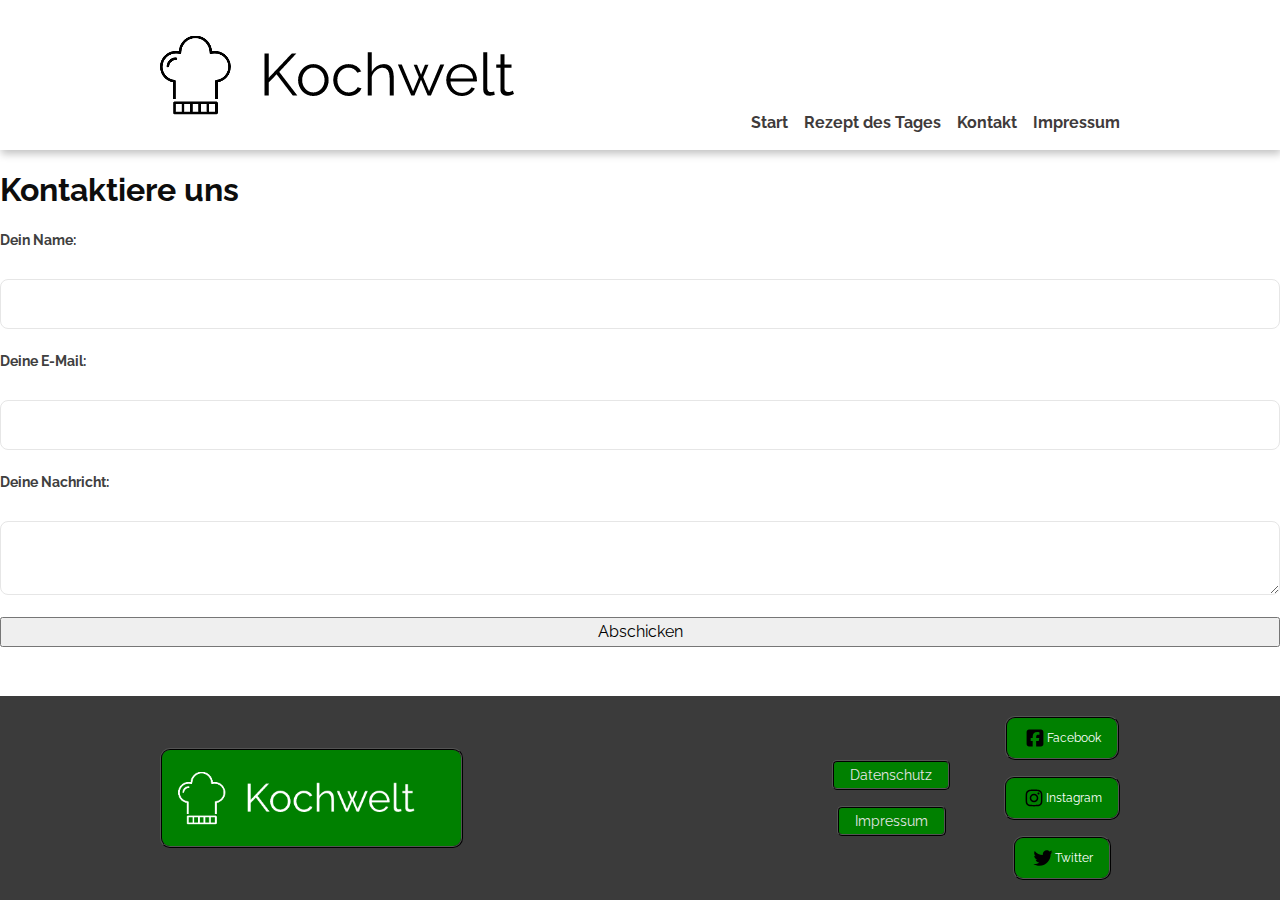
<file: pages/contact.html>
<!DOCTYPE html>
<html lang="en">
<head>
    <meta charset="UTF-8">
    <meta name="viewport" content="width=device-width, initial-scale=1.0">
    <title>Kontakt</title>
    <link rel="stylesheet" href="../assets/css/css-reset.css">
    <link rel="stylesheet" href="../assets/css/style.css">
    <script defer src="../assets/js/components.js"></script>
</head>
<body>
    <div data-include="../components/header.html"></div>

    <main>
        <h1>Kontaktiere uns</h1>

        <form class="contact-form">
            <label for="name">Dein Name:</label>
            <input type="text" id="name" name="name" required />

            <label for="email">Deine E-Mail:</label>
            <input type="email" id="email" name="email" required />
            
            <label for="message">Deine Nachricht:</label>
            <textarea id="message" name="message" required></textarea>
            
            <button type="submit">Abschicken</button>
        </form>
    </main>

    <div data-include="../components/footer.html"></div>
</file>
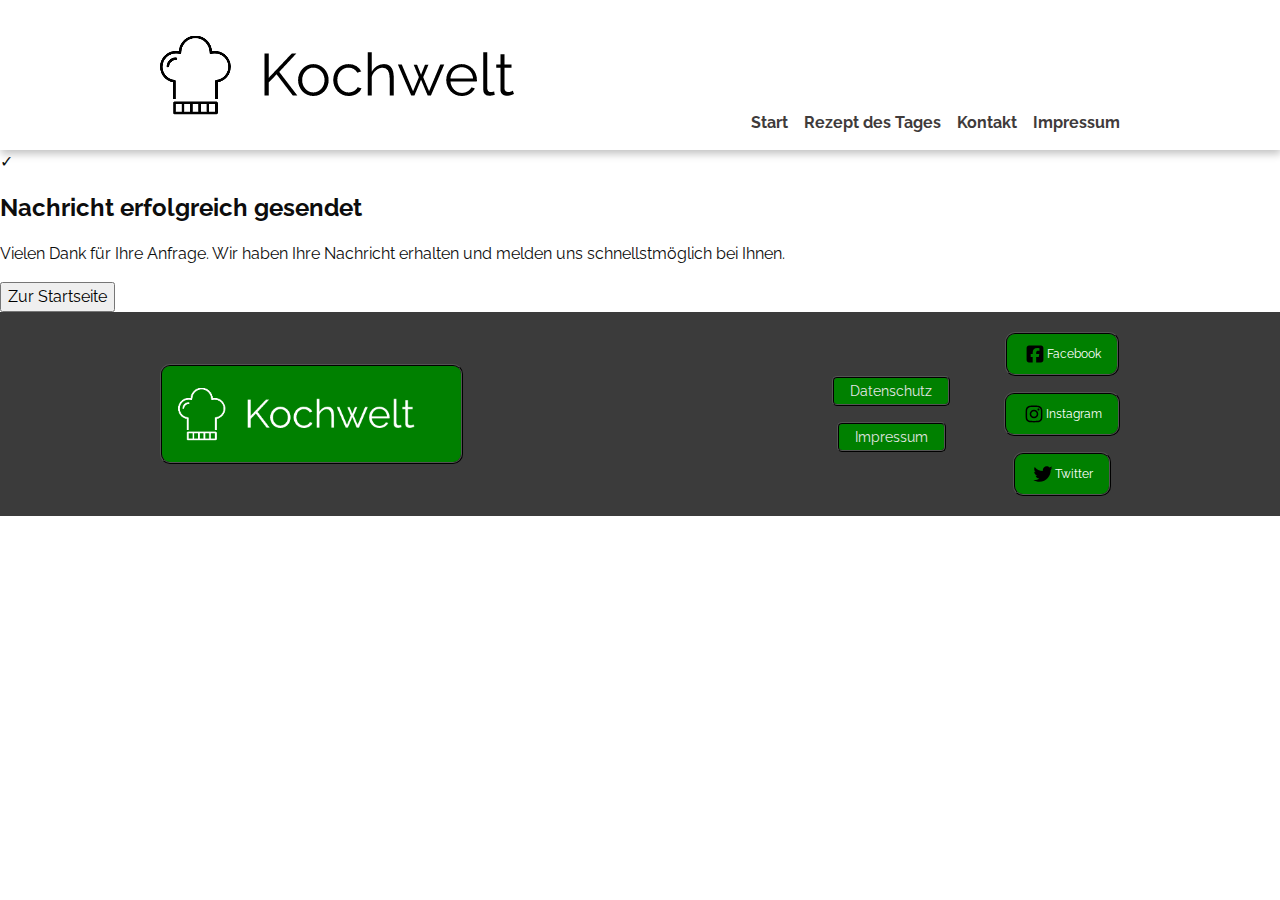
<file: pages/contactsuccess.html>
<!doctype html>
<html lang="en">
  <head>
    <meta charset="UTF-8" />
    <meta name="viewport" content="width=device-width, initial-scale=1.0" />
    <title>Kontakt</title>
    <link rel="stylesheet" href="../assets/css/css-reset.css" />
    <link rel="stylesheet" href="../assets/css/style.css" />
    <script defer src="../assets/js/components.js"></script>
    <script defer src="../assets/js/script.js"></script>
    <script src="../assets/js/success.js"></script>
    <link
      rel="icon"
      type="image/x-icon"
      href="../assets/img/logo_small_white.png"
    />
  </head>
  <body>
    <!-- Header Include -->
    <div data-include="../components/header.html"></div>

    <!-- Success Component -->
    <div class="success-page">
        <div class="success-card" id="successCard">
        <div class="success-icon">✓</div>
        <h2>Nachricht erfolgreich gesendet</h2>
        <p>
            Vielen Dank für Ihre Anfrage. Wir haben Ihre Nachricht erhalten und
            melden uns schnellstmöglich bei Ihnen.
        </p>
        <button class="success-button" id="homeBtn">
            Zur Startseite
        </button>
        </div>
    </div>
    

    <!-- Footer Include -->
    <div data-include="../components/footer.html"></div>
  </body>
</html>
</file>
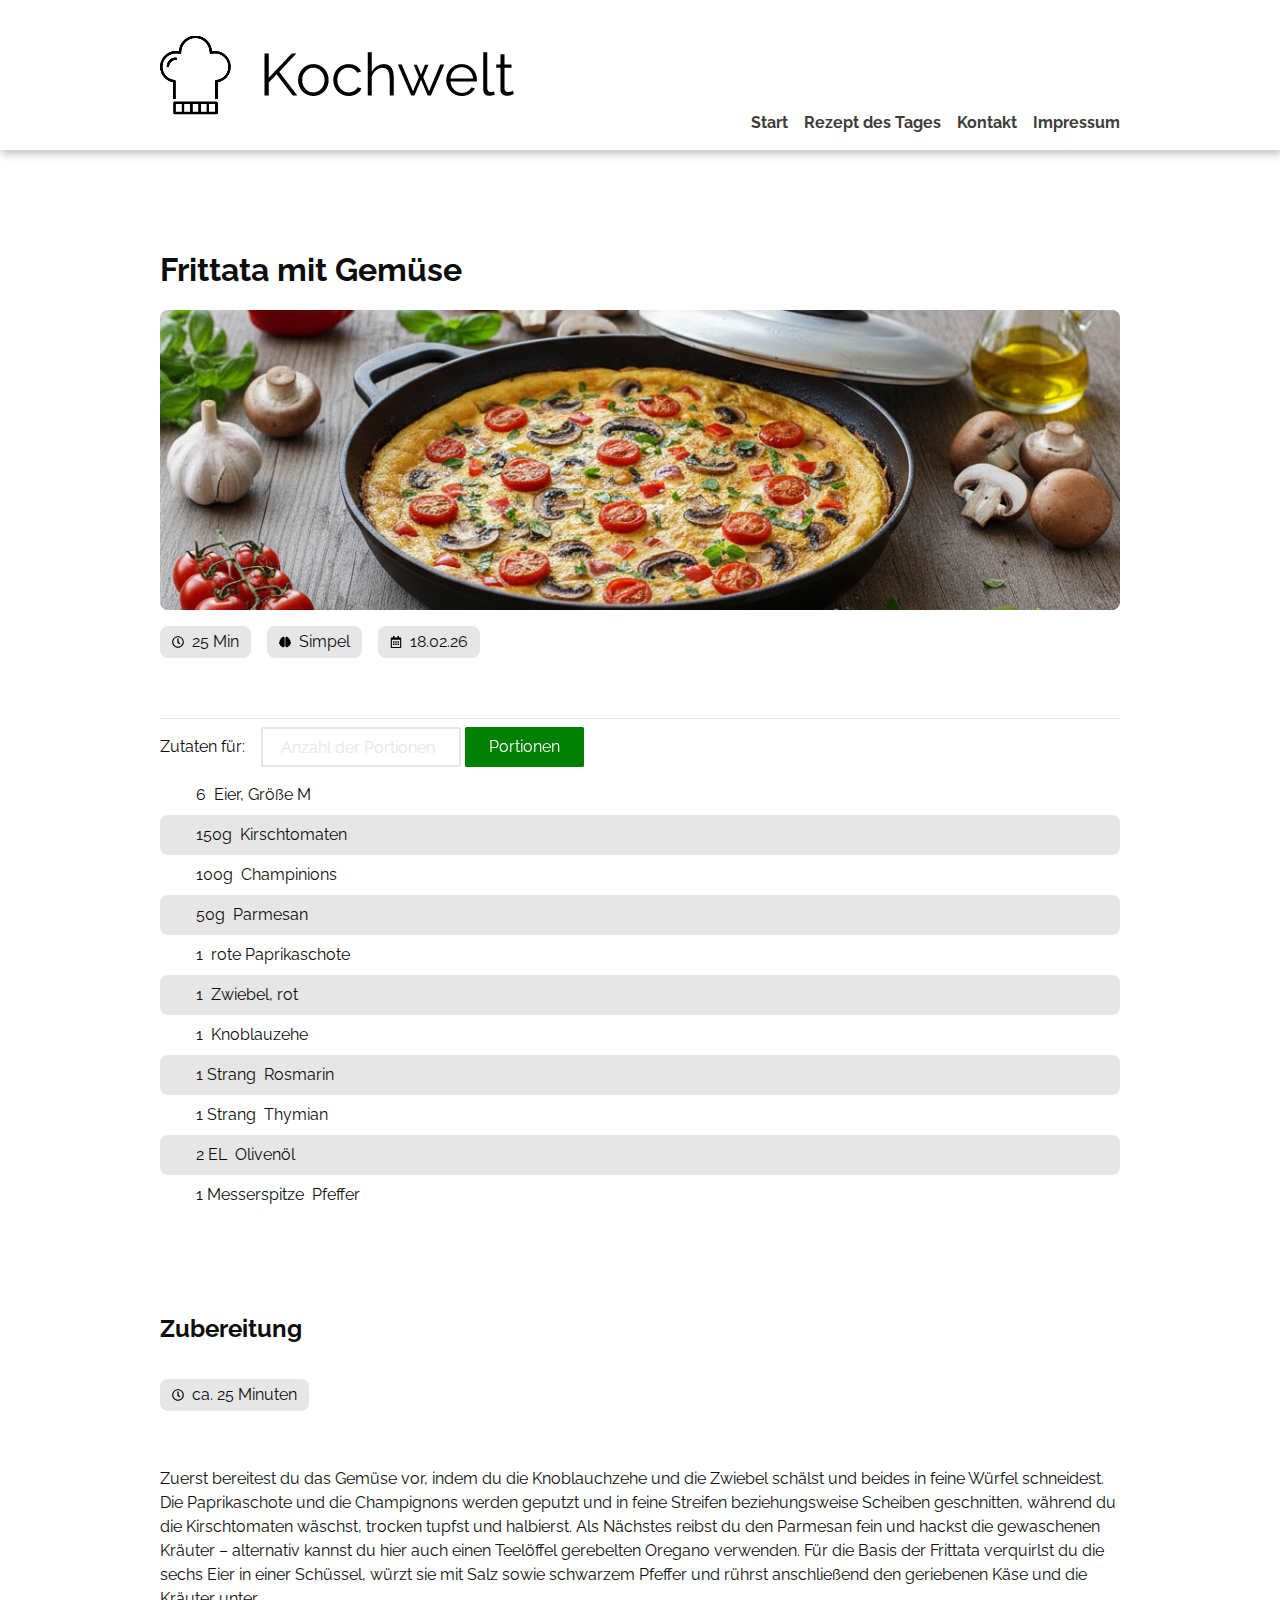
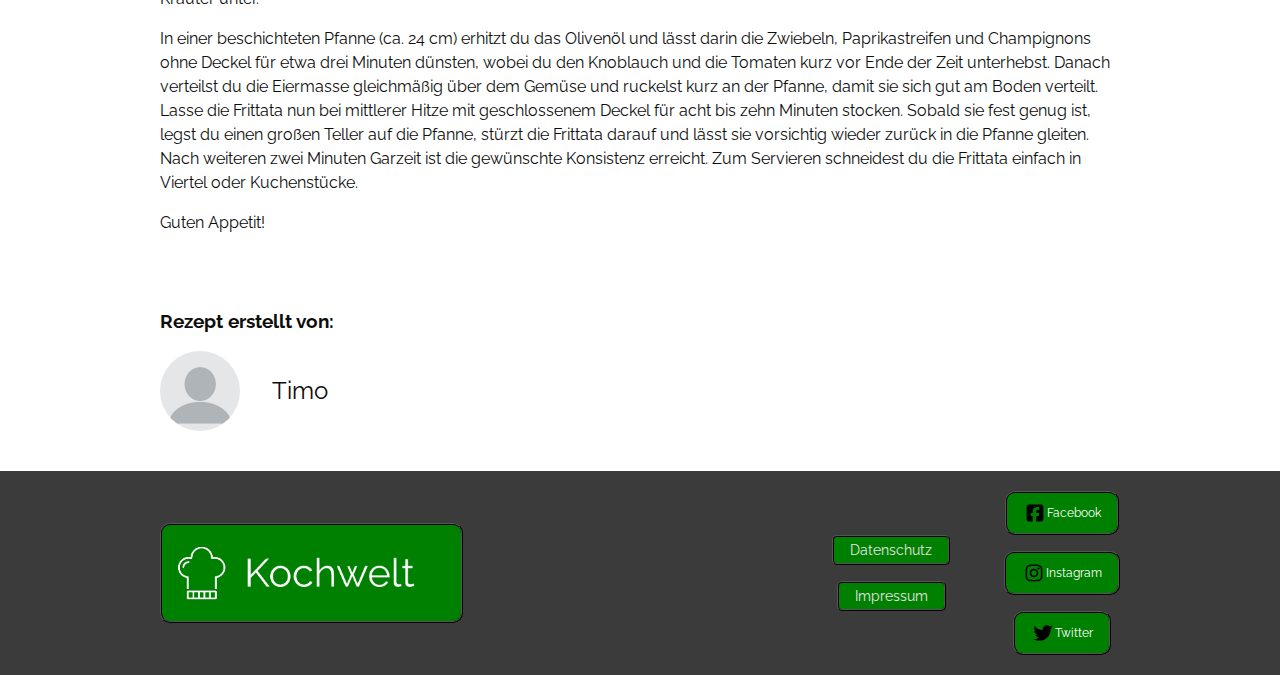
<file: pages/recipes.html>
<!doctype html>
<html lang="en">
  <head>
    <meta charset="UTF-8" />
    <meta name="viewport" content="width=device-width, initial-scale=1.0" />
    <title>Kontakt</title>
    <link rel="stylesheet" href="../assets/css/css-reset.css" />
    <link rel="stylesheet" href="../assets/css/style.css" />
    <script defer src="../assets/js/components.js"></script>
    <script defer src="../assets/js/script.js"></script>
  </head>
  <body>
    <div data-include="../components/header.html"></div>
    <main class="content-wrapper">
      <section class="hero__section">
        <h1>Frittata mit Gemüse</h1>
        <img
          src="../assets/img/Frittata.png"
          alt="Bild einer ledckern, fertig zubereiteten Frittata"
          class="recipe__img"
        />
        <div class="tag__wrapper">
          <span
            ><img src="../assets/img/icons/clock-regular.svg" alt="" />25
            Min</span
          >

          <span
            ><img
              src="../assets/img/icons/brain-solid.svg"
              alt=""
            />Simpel</span
          >

          <span>
            <img
              src="../assets/img/icons/calendar-alt-regular.svg"
              alt=""
            />18.02.26
          </span>
        </div>
      </section>
      <section class="calculator__section">
        <div class="calculator-input">
          <p>Zutaten für:</p>
          <form>
            <input
              type="number"
              placeholder="Anzahl der Portionen"
              alt="Inputfeld zur Newsletteranmeldung"
            />
            <a class="calculator__submit__btn" href="#"> Portionen </a>
          </form>
        </div>
        <table>
          <tr>
            <td>6</td>
            <td>Eier, Größe M</td>
          </tr>
          <tr>
            <td>150g</td>
            <td>Kirschtomaten</td>
          </tr>
          <tr>
            <td>100g</td>
            <td>Champinions</td>
          </tr>
          <tr>
            <td>50g</td>
            <td>Parmesan</td>
          </tr>
          <tr>
            <td>1</td>
            <td>rote Paprikaschote</td>
          </tr>
          <tr>
            <td>1</td>
            <td>Zwiebel, rot</td>
          </tr>
          <tr>
            <td>1</td>
            <td>Knoblauzehe</td>
          </tr>
          <tr>
            <td>1 Strang</td>
            <td>Rosmarin</td>
          </tr>
          <tr>
            <td>1 Strang</td>
            <td>Thymian</td>
          </tr>
          <tr>
            <td>2 EL</td>
            <td>Olivenöl</td>
          </tr>
          <tr>
            <td>1 Messerspitze</td>
            <td>Pfeffer</td>
          </tr>
        </table>
      </section>
      <section class="preparation__section">
        <h2>Zubereitung</h2>
        <div class="tag__wrapper">
          <span
            ><img src="../assets/img/icons/clock-regular.svg" alt="" />ca. 25
            Minuten</span
          >
        </div>
        <p>
          Zuerst bereitest du das Gemüse vor, indem du die Knoblauchzehe und die
          Zwiebel schälst und beides in feine Würfel schneidest. Die
          Paprikaschote und die Champignons werden geputzt und in feine Streifen
          beziehungsweise Scheiben geschnitten, während du die Kirschtomaten
          wäschst, trocken tupfst und halbierst. Als Nächstes reibst du den
          Parmesan fein und hackst die gewaschenen Kräuter – alternativ kannst
          du hier auch einen Teelöffel gerebelten Oregano verwenden. Für die
          Basis der Frittata verquirlst du die sechs Eier in einer Schüssel,
          würzt sie mit Salz sowie schwarzem Pfeffer und rührst anschließend den
          geriebenen Käse und die Kräuter unter.
        </p>
        <p>
          In einer beschichteten Pfanne (ca. 24 cm) erhitzt du das Olivenöl und
          lässt darin die Zwiebeln, Paprikastreifen und Champignons ohne Deckel
          für etwa drei Minuten dünsten, wobei du den Knoblauch und die Tomaten
          kurz vor Ende der Zeit unterhebst. Danach verteilst du die Eiermasse
          gleichmäßig über dem Gemüse und ruckelst kurz an der Pfanne, damit sie
          sich gut am Boden verteilt. Lasse die Frittata nun bei mittlerer Hitze
          mit geschlossenem Deckel für acht bis zehn Minuten stocken. Sobald sie
          fest genug ist, legst du einen großen Teller auf die Pfanne, stürzt
          die Frittata darauf und lässt sie vorsichtig wieder zurück in die
          Pfanne gleiten. Nach weiteren zwei Minuten Garzeit ist die gewünschte
          Konsistenz erreicht. Zum Servieren schneidest du die Frittata einfach
          in Viertel oder Kuchenstücke.
        </p>
        <p>Guten Appetit!</p>
      </section>
      <address>
        <h3>Rezept erstellt von:</h3>
        <span class="author"
          ><img
            class="author__img"
            src="../assets/img/profile.png"
            alt="Profilbild des Autos"
          />Timo</span
        >
      </address>
    </main>
    <div data-include="../components/footer.html"></div>
  </body>
</html>
</file>
<file: assets/css/style.css>
:root {
  /* --- Primary Green & Variants --- */
  --clr-primary-400: hsl(120, 100%, 25%); /* Dein Basis-Grün */
  --clr-primary-200: hsl(120, 90%, 33%); /* Heller für Hover/Interaktion */

  --clr-neutral: #ffff;

  --clr-neutral-200: hsl(0, 0%, 90%); /* Sehr helles Grau */
  --clr-neutral-500: hsl(0, 0%, 50%); /* Mittleres Grau */
  --clr-neutral-600: hsl(0, 0%, 35%); /* Dunkleres Grau */
  --clr-neutral-700: hsl(0, 0%, 25%);
  --clr-neutral-800: hsl(0, 0%, 15%);
  --clr-neutral-900: hsl(0, 0%, 5%); /* Fast Schwarz */

  /* --- Typo --- */
  --ff-base: "Raleway", sans-serif;

  --fs-xs: 0.75rem;
  --fs-sm: 0.875rem;
  --fs-base: 1rem;
  --fs-md: 1.125rem;
  --fs-lg: 1.5rem;
  --fs-xl: 2rem;
  --fs-xxl: 3rem;
  --fs-xxxl: 6rem;
}

/* Regular */
@font-face {
  font-family: "Raleway";
  src: url("../font/Raleway-Regular.ttf") format("truetype");
  font-weight: 400;
  font-style: normal;
}

/* Bold - Pfad korrigiert von asset/ zu assets/ */
@font-face {
  font-family: "Raleway";
  src: url("../font/Raleway-Bold.ttf") format("truetype");
  font-weight: 700;
  font-style: normal;
}

/* Italic */
@font-face {
  font-family: "Raleway";
  src: url("../font/Raleway-Italic.ttf") format("truetype");
  font-weight: 400;
  font-style: italic;
}

/* Bold Italic */
@font-face {
  font-family: "Raleway";
  src: url("../font/Raleway-BoldItalic.ttf") format("truetype");
  font-weight: 700;
  font-style: italic;
}

/* =========================
   GLOBAL LAYOUT
========================= */
body {
  font-family: var(--ff-base);
  color: var(--clr-neutral-900);
  font-size: var(--fs-base);
  font-variant-numeric: oldstyle-nums;
  width: 100%;

  min-height: 100vh;
  display: flex;
  flex-direction: column;
}

main {
  flex: 1;
}

/* Headersection allgemin */
header {
  padding: 15px 160px;
  font-size: 20px;
  width: 100%;
  box-shadow: 1px 4px 8px 0px rgba(0, 0, 0, 0.24);
  -webkit-box-shadow: 1px 4px 8px 0px rgba(0, 0, 0, 0.24);
  -moz-box-shadow: 1px 4px 8px 0px rgba(0, 0, 0, 0.24);

  height: 150px;
}

.burgerBTN {
  display: none;
}

.burgerLine {
  display: none;
}

.navigation__wrapper {
  display: flex;
  justify-content: space-between;
  align-items: center;

  max-width: 1440px;
  width: 100%;
  margin: 0 auto;
}

.underline:hover {
  text-decoration: underline var(--clr-primary-400) 5px;
  text-underline-offset: 10px;
}

/* allgemein navigation-pagetop section */

.navigation-pagetop {
  display: flex;
  gap: 16px;

  height: 120px;
  align-items: flex-end;
}

/*Logo*/
.navigation-pagetop img {
  height: 50px;
  width: auto;
}

/*Kochwelt*/
.logo span {
  font-size: 25px;
  font-family: "Raleway";
  font-weight: 400;
  font-style: normal;
  position: relative;
  top: 0px;
  left: 0px;
  margin-bottom: 0px;
}

/* Links einzelne Bestandteile*/
.navigation-pagetop li {
  display: flex;
  align-items: center;
  justify-content: space-between;
}

/* Schrift Links*/
.navigation-pagetop a {
  text-decoration: none;
  color: #403b3b;
  font-size: 16px;
  font-weight: 600;
}

/*Schrift beim Hovern*/
.navigation-pagetop a:hover {
  color: #018001;
}

/* =========================
   Main Layout
========================= */
/* Highlight - Section*/

.section__highlight-recipe {
  padding: 80px 160px 80px 160px;
  width: 100%;
}

.highlight-recipe__wrapper {
  display: flex;
  align-items: stretch;
  gap: 24px;

  max-width: 1440px;
  width: 100%;
  margin: 0 auto;
}

.section__highlight-recipe img {
  height: 300px;
  width: 500px;
  border-radius: 0.5rem;
  flex-shrink: 0;
  object-fit: cover;
  object-position: center;
}

.highlight-recipe {
  display: flex;
  flex-direction: column;
  justify-content: space-between;

  flex: 1;
  width: 100%;
}

.highlight-recipe__btn {
  display: flex;
  justify-content: center;
  align-items: center;

  background-color: var(--clr-primary-400);
  text-decoration: none;

  color: var(--clr-neutral);
  padding: 12px 24px 12px 24px;

  height: 40px;
  width: 200px;

  border-radius: 0.1rem;

  will-change: transform;
  transition: transform 450ms;
}

.highlight-recipe__btn:hover {
  transition: transform 150ms;
  transform: scale(1.05);
  background-color: var(--clr-primary-200);
}

/* Recipe Gallery - Section*/

.section__recipe-gallery {
  padding: 80px 160px 80px 160px;

  display: flex;
  flex-direction: column;
  align-items: center;
  width: 100%;

  background-color: var(--clr-neutral-200);
}

.recipe-gallery__content {
  display: flex;
  flex-direction: column;
  align-items: center;

  max-width: 1440px;
  width: 100%;
  margin: 0 auto;

  text-align: center;
}

.recipe-gallery__wrapper {
  display: flex;

  width: 100%;
  max-width: 1440px;

  justify-content: space-between;

  padding-top: 40px;
}

.recipe-gallery__wrapper a {
  text-decoration: none;
  color: var(--clr-neutral-900);
}

.recipe-gallery__item {
  display: flex;
  flex-direction: column;
  align-items: center;

  will-change: transform;
  transition: transform 450ms;
}

.recipe-gallery__item:hover {
  transition: transform 150ms;
  transform: translateY(-10px);
  transform: scale(1.2);
}

.recipe-gallery__item img {
  height: 200px;
  width: 200px;

  border-radius: 0.5rem;

  object-fit: cover;
}

/* Additional Info - Section*/

.section__additional-info {
  padding: 80px 160px 80px 160px;
  text-align: justify;
}

.section__additional-info h2 {
  text-align: center;
}

.additional-info__content {
  display: flex;

  gap: 80px;
  padding-top: 40px;

  max-width: 1440px;
  width: auto;
  margin: 0 auto;

  text-align: justify;
}

.additional-info__content img {
  height: 300px;
  width: 300px;

  border-radius: 0.5rem;

  object-fit: cover;
}

/* =========================
   FOOTER LAYOUT
========================= */

footer {
  background-color: #3b3b3b;
  height: 120px;
  width: 100%;

  padding-left: 160px;
  padding-right: 160px;

  display: flex;
  justify-content: center;
  align-items: center;
}

.footer__wrapper {
  display: flex;
  justify-content: space-between;
  align-items: center;
  gap: 16px;

  max-width: 1440px;
  width: 100%;
}

.footer-logo {
  height: 80px;
  cursor: pointer;
  transition: transform 0.2s;
}

.footer-logo:hover {
  opacity: 0.8;
}

.footer-logo-small {
  height: 55px;
  cursor: pointer;
  transition: transform 0.2s;
  display: none;
}

.footer-logo-small:hover {
  opacity: 0.8;
}

footer ul {
  display: flex;
  gap: 16px;
  list-style: none;
  padding-right: 30px;
}

/* Social Links*/

.social-icons {
  display: inline-flex;
  gap: 16px;
  align-items: flex-end;
}

.footer-links-group {
  margin-left: auto;
}

.footer-links {
  display: flex;
  align-items: center;
  gap: 16px;
}

.footer-links a {
  text-decoration: none;
  color: var(--clr-neutral-900);
  font-size: var(--fs-sm);
  transition: border-color 0.3s ease;
  height: 30px;
  border-radius: 5px;
  color: var(--clr-neutral-200);
}

/* a Styles*/

footer a {
  display: inline-flex;
  align-items: center;
  background: var(--clr-primary-400);
  text-decoration: none;
  color: #ffffff;
  border: ridge 2px #000000;
  border-radius: 10px;
  padding: 8px 16px;
  backdrop-filter: blur(20px);
}

footer a:hover {
  transform: translate3d(-5px, -2px, -2px);
  box-shadow:
    0 20px 20px rgba(0, 0, 0, 0.3),
    0 0 15px rgba(255, 255, 255, 0.2);
  background: linear-gradient(
    to bottom left,
    var(--clr-primary-200),
    var(--clr-primary-400),
    var(--clr-primary-200)
  );

  transition: all 0.3s ease;
}

footer img {
  height: 24px;
  width: auto;
  fill: #ffffff;
  flex-shrink: 0;
}

/* =========================
   Kontaktseite Layout
========================= */

/* Wrapper */
.contact-wrapper {
  padding: 60px 20px;
  display: flex;
  justify-content: center;
  font-family: var(--ff-base);
}

/* Card */
.contact-card {
  background: var(--clr-neutral-200);
  max-width: 700px;
  width: 100%;
  padding: 40px;
  border: 1px solid var(--clr-neutral-200);
  border-radius: 12px;
  box-shadow: 0 6px 18px rgba(0, 0, 0, 0.04);
  color: var(--clr-neutral-800);
}

/* Headings */
.contact-card h1 {
  margin-top: 0;
  font-size: var(--fs-xl);
  font-weight: 700;
  margin-bottom: 10px;
  color: var(--clr-neutral-900);
}

.contact-intro {
  font-size: var(--fs-base);
  color: var(--clr-neutral-600);
  margin-bottom: 30px;
  line-height: 1.6;
}

/* Form Layout */
.contact-form {
  display: flex;
  flex-direction: column;
  gap: 22px;
}

.form-group {
  display: flex;
  flex-direction: column;
}

/* Labels */
.contact-form label {
  font-size: var(--fs-sm);
  font-weight: 700;
  margin-bottom: 6px;
  color: var(--clr-neutral-700);
}

/* Inputs */
.contact-form input,
.contact-form textarea {
  padding: 12px 14px;
  border-radius: 8px;
  border: 1px solid var(--clr-neutral-200);
  font-size: var(--fs-base);
  font-family: var(--ff-base);
  background: var(--clr-neutral);
  color: var(--clr-neutral-800);
  transition:
    border-color 0.2s ease,
    box-shadow 0.2s ease;
}

/* Focus State (Primary Color) */
.contact-form input:focus,
.contact-form textarea:focus {
  outline: none;
  border-color: var(--clr-primary-400);
  box-shadow: 0 0 0 3px hsla(120, 100%, 25%, 0.1);
}

/* Button */
.contact-button {
  margin-top: 10px;
  padding: 14px;
  font-size: var(--fs-md);
  font-weight: 700;
  font-family: var(--ff-base);
  color: #fff;
  background: var(--clr-primary-400);
  border: none;
  border-radius: 8px;
  cursor: pointer;
  transition:
    background 0.2s ease,
    transform 0.15s ease,
    box-shadow 0.15s ease;
}

/* Hover */
.contact-button:hover {
  background: var(--clr-primary-200);
  transform: translateY(-1px);
  box-shadow: 0 4px 10px rgba(0, 0, 0, 0.08);
}

/* Active */
.contact-button:active {
  transform: translateY(0);
  box-shadow: none;
}

/* Responsive */
@media (max-width: 600px) {
  .contact-card {
    padding: 25px;
  }

  .contact-card h1 {
    font-size: var(--fs-lg);
  }
}

/* =========================
   Datenschutz LAYOUT
========================= */

/* Wrapper */
.privacy-wrapper {
  background: #f7f7f8;
  padding: 40px 20px;
  display: flex;
  justify-content: center;
}

/* Card */
.privacy-card {
  background: #ffffff;
  max-width: 900px;
  width: 100%;
  padding: 40px;
  border: 1px solid #e5e7eb;
  border-radius: 10px;
  box-shadow: 0 4px 12px rgba(0, 0, 0, 0.05);
  color: var(--clr-neutral-900);
}

/* Typography */
.privacy-card h1 {
  margin-top: 0;
  font-size: 28px;
}

.privacy-card h2 {
  margin-top: 32px;
  font-size: 22px;
  border-bottom: 1px solid #f0f0f0;
  padding-bottom: 6px;
}

.privacy-card h3 {
  margin-top: 20px;
  font-size: 18px;
}

.privacy-card p {
  margin: 10px 0;
}

/* Source */
.privacy-source {
  margin-top: 40px;
  font-size: 14px;
  color: #6b7280;
}

/* Responsive */
@media (max-width: 600px) {
  .privacy-card {
    padding: 25px;
  }
}

/* =========================
   Impressum LAYOUT
========================= */

/* Wrapper */
.imprint-wrapper {
  padding: 40px 20px;
  display: flex;
  justify-content: center;
  width: 100%;
  max-width: 1920px;
  margin: 0 auto;
}

/* Card */
.imprint-card {
  max-width: 900px;
  width: 100%;
  padding: 40px;
  border: 1px solid #e5e7eb;
  border-radius: 10px;
  box-shadow: 0 4px 12px rgba(0, 0, 0, 0.05);
  color: var(--clr-neutral-900);
  line-height: 1.6;
}

/* Typography */
.imprint-card h1 {
  margin-top: 0;
  font-size: 28px;
}

.imprint-card h2 {
  margin-top: 28px;
  font-size: 20px;
  border-bottom: 1px solid #f0f0f0;
  padding-bottom: 6px;
}

.imprint-card p {
  margin: 10px 0;
}

/* Links */
.imprint-card a {
  color: #2563eb;
  text-decoration: none;
}

.imprint-card a:hover {
  text-decoration: underline;
}

/* Source */
.imprint-source {
  margin-top: 40px;
  font-size: 14px;
  color: #6b7280;
}

/* Responsive */
@media (max-width: 600px) {
  .imprint-card {
    padding: 25px;
  }
}

.main-imprint {
  display: flex;
  justify-content: center;
}

/* MUSS NOCH ABGEARBETIET WERDEN */

.content-wrapper {
  display: flex;
  flex-direction: column;
  justify-content: center;

  width: 100%;
  max-width: 1920px;
  margin: 0 auto;

  padding: 0 160px;
}

.hero__section {
  padding-top: 80px;
}

.recipe__img {
  height: 300px;
  object-fit: cover;

  width: 100%;

  border-radius: 0.5rem;
}

.tag__wrapper {
  padding: 16px 0 40px 0;
  display: flex;
  align-items: center;
  gap: 16px;

  object-position: center;
}

.tag__wrapper span {
  display: flex;
  justify-content: center;
  align-items: center;
  gap: 8px;
  padding: 0.25rem 0.75rem 0.25rem 0.75rem;

  background-color: var(--clr-neutral-200);
  border-radius: 0.5rem;

  font-size: var(--fs-base);
}

.tag__wrapper img {
  height: 12px;
  width: 12px;
}

.calculator__section {
  padding-top: 20px;
}

table {
  font-family: var(--ff-base);
  border-collapse: collapse;

  width: 100%;
}

td {
  text-align: left;
  padding: 8px 4px 8px 4px;
}

tr:nth-child(even) {
  background-color: var(--clr-neutral-200);
}

tr {
  display: flex;
  padding-left: 2rem;

  min-width: 0;
  width: 100%;
  margin: 0 auto;

  border-radius: 0.5rem;
}

.calculator__submit__btn {
  display: flex;
  justify-content: center;
  align-items: center;
  background-color: var(--clr-primary-400);
  text-decoration: none;
  color: var(--clr-neutral);
  padding: 12px 24px 12px 24px;
  height: 40px;

  border-radius: 0.1rem;

  will-change: transform;
  transition: transform 450ms;
}

.calculator__submit__btn:hover {
  transition: transform 150ms;
  transform: scale(1.05);
  background-color: var(--clr-primary-200);
}
.calculator-input {
  display: flex;

  border-top: 1px solid var(--clr-neutral-200);
}

.calculator-input input {
  height: 40px;
  width: 200px;

  border-radius: 0.1rem;
  border-color: var(--clr-neutral-200);
  border-style: solid;
}

.calculator-input input::placeholder {
  padding-left: 16px;
  color: var(--clr-neutral-200);
}

.calculator-input form {
  display: flex;
  align-items: center;
  gap: 0.25rem;
}

.calculator-input p {
  padding-right: 1rem;
}

.preparation__section {
  padding-top: 80px;
}

address {
  padding-top: 40px;
  padding-bottom: 40px;

  display: flex;
  flex-direction: column;
  align-items: flex-start;

  font-style: normal;
}

.author {
  display: flex;
  align-items: center;
  gap: 32px;

  font-size: var(--fs-lg);
}

.author__img {
  height: 80px;
  aspect-ratio: 1 / 1;

  border-radius: 50%;
}

@media screen and (max-width: 1350px) {
  .highlight-recipe__wrapper {
    flex-direction: column;
    align-items: center;
  }

  .section__highlight-recipe img {
    width: 100%;
    height: auto;
  }

  .additional-info__content {
    flex-direction: column-reverse;
    align-items: center;

    text-align: justify;
  }
  .section__additional-info h2 {
    text-align: center;
  }
  .additional-info__content img {
    width: 500px;
    height: auto;
  }

  .footer__wrapper {
    height: auto;
    width: 100%;

    gap: 24px;
  }

  footer {
    height: auto;
    width: 100%;
    padding-inline: 160px 160px;
    padding-block: 20px 20px;
    flex-direction: column;
  }

  .social-icons {
    justify-content: center;
    flex-direction: column;
    align-items: center;
    font-size: 12px;
  }

  .footer-links {
    justify-content: center;
    align-items: center;
    flex-direction: column;

    padding-left: 0;
  }

  .footer-logo {
    display: block;
  }

  .footer-logo-small {
    display: none;
  }
}

@media screen and (max-width: 1200px) {
  .navigation__wrapper {
    padding: 0;
    height: 110px;
  }

  .content-wrapper {
    padding: 0 40px;
  }

  .section__footer {
    padding-left: 40px;
    padding-right: 40px;
  }
}

@media screen and (max-width: 1150px) {
  header {
    display: flex;
    align-items: center;
    padding: 0 40px;
  }

  .burgerBTN {
    background-color: transparent;
    display: flex;
    flex-direction: column;
    gap: 6px;
    border: none;
    cursor: pointer;
    z-index: 101;
  }

  .burgerLine {
    display: block;
    height: 3px;
    background-color: var(--clr-neutral-900);
    width: 30px;
    border-radius: 2px;
  }

  .navigation-pagetop {
    display: none;

    z-index: 999;

    position: absolute;
    top: 110px;
    left: 0;
    right: 0;
    background-color: var(--clr-neutral);
    flex-direction: column;
    align-items: center;
    justify-content: flex-start;
    height: calc(100vh - 110px);
    padding-top: 40px;
    border-top: 1px solid var(--clr-neutral-200);
  }

  .navigation-pagetop.show {
    display: flex;
  }

  .nav__link {
    font-size: var(--fs-lg);
    padding: 16px;
  }

  .footer__wrapper {
    height: auto;
    width: 100%;

    gap: 24px;
  }

  footer {
    height: auto;
    width: 100%;
    padding-inline: 160px 160px;
    padding-block: 20px 20px;
    flex-direction: column;
  }

  .social-icons {
    justify-content: center;
    flex-direction: column;
    align-items: center;
    font-size: 12px;
  }

  .footer-links {
    justify-content: center;
    align-items: center;
    flex-direction: column;

    padding-left: 0;
  }

  .footer-logo {
    display: block;
  }

  .footer-logo-small {
    display: none;
  }
}

@media screen and (max-width: 1050px) {
  .recipe-gallery__wrapper {
    flex-direction: column;
    align-items: center;
    gap: 60px;
  }

  .recipe-gallery__wrapper img {
    width: 500px;
    height: auto;
  }
}

@media screen and (max-width: 1000px) {
  .additional-info__content img {
    max-width: 100%;
    height: auto;
  }

  .section__footer {
    flex-direction: column-reverse;
    gap: 50px;
  }

  .footer__wrapper {
    width: 100%;
  }

  footer {
    height: auto;
    width: 100%;
    padding-inline: 160px 160px;

    flex-direction: column;
  }

  .social-icons {
    justify-content: center;
    flex-direction: column;
    align-items: center;
  }

  .social-icons a {
    font-size: 12px;
  }

  .footer-links {
    justify-content: center;
    align-items: center;
    flex-direction: column;
  }

  .footer-logo {
    display: none;
  }

  .footer-logo-small {
    display: block;
  }
}

@media screen and (max-width: 800px) {
  .section__highlight-recipe {
    padding: 80px 20px;
  }

  .section__recipe-gallery {
    padding: 80px 20px;
  }

  .section__additional-info {
    padding: 80px 20px;
  }

  .calculator__section {
    padding-left: 20px;
    padding-right: 20px;
  }

  .footer__wrapper {
    width: 100%;
  }

  footer {
    height: auto;
    width: 100%;
    padding-inline: 20px 20px;

    flex-direction: column;
  }

  .social-icons {
    justify-content: center;
    flex-direction: column;
    align-items: center;
  }

  .social-icons a {
    font-size: 10px;
  }

  .footer-links {
    justify-content: center;
    align-items: center;
    flex-direction: column;
  }

  .footer-logo {
    display: none;
  }

  .footer-logo-small {
    display: block;
  }
}

@media screen and (max-width: 600px) {
  .navigation__wrapper img {
    width: 250px;
  }

  .highlight-recipe {
    display: flex;
    flex-direction: column;
    align-items: center;

    text-align: center;
  }

  .calculator-input {
    text-align: center;
    flex-direction: column;

    width: 100%;

    padding-top: 24px;
    padding-bottom: 24px;
  }

  .calculator-input input,
  .calculator-input input::placeholder,
  .calculator__submit__btn {
    width: 100%;
  }

  form {
    flex-direction: column;
  }

  .footer__wrapper {
    width: 100%;
  }

  footer {
    height: auto;
    width: 100%;
    padding-inline: 20px 20px;

    flex-direction: column;
  }

  .social-icons {
    justify-content: center;
    flex-direction: column;
    align-items: center;
  }

  .social-icons a {
    font-size: 10px;
  }

  .footer-links {
    justify-content: center;
    align-items: center;
    flex-direction: column;
  }

  .footer-logo {
    display: none;
  }

  .footer-logo-small {
    display: block;
  }
}

@media screen and (max-width: 420px) {
  h1 {
    text-align: center;
  }

  h2 {
    text-align: center;
  }

  header {
    height: 80px;
  }

  .navigation-pagetop {
    display: none;

    position: absolute;
    top: 80px;
    left: 0;
    right: 0;
    background-color: var(--clr-neutral);
    flex-direction: column;
    align-items: center;
    justify-content: flex-start;
    height: calc(100vh - 80px);
    padding-top: 40px;
    border-top: 1px solid var(--clr-neutral-200);
  }

  .navigation__wrapper {
    height: 80px;
  }

  .navigation {
    top: 80px;
    height: calc(100vh - 80px);
  }

  .nav__logo {
    height: 64px;
  }

  .tag__wrapper {
    flex-direction: column;
  }

  .footer__wrapper {
    height: auto;
    width: 100%;
    padding: 0;
    gap: 24px;
  }

  footer {
    height: auto;
    width: 100%;
    padding: 40px 20px;
    flex-direction: column;
  }

  .social-icons {
    justify-content: center;
    flex-direction: column;
    align-items: center;
  }

  .social-icons a {
    font-size: 10px;
  }

  .footer-links {
    justify-content: center;
    align-items: center;
    flex-direction: column;
  }

  .footer-logo {
    display: none;
  }

  .footer-logo-small {
    display: none;
  }
}

@media screen and (max-width: 320px) {
  .nav__logo {
    height: 48px;
  }
}

@media screen and (max-width: 380px) {
  .navigation__wrapper img {
    width: 200px;
  }
}
</file>
